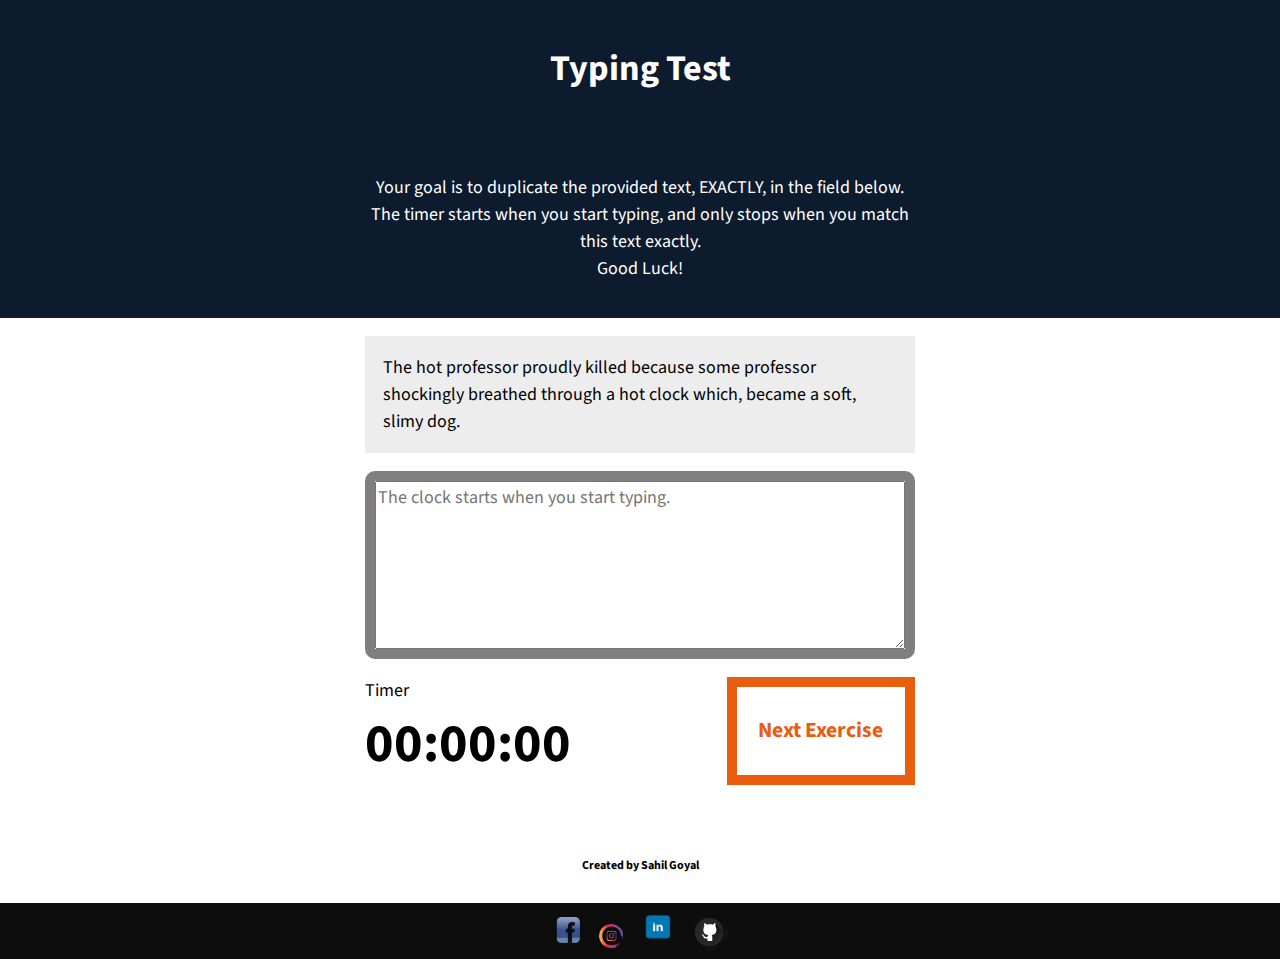
<file: index.html>
<!DOCTYPE html>
<html lang="en-US">

<head>
    <meta charset="UTF-8">
    <meta name="viewport" content="width=device-width, initial-scale=1">
    <title>Typing Speed Test</title>
    <script src="script.js" type="text/javascript" async></script>
    <link rel="stylesheet" href="//fonts.googleapis.com/css?family=Source+Sans+Pro:400,400i,700,700i,900,900i" type="text/css" media="all">
    <link rel="stylesheet" href="style.css">
</head>

<body>
    <header class="masthead">
            <h1>Typing Test</h1>
    </header>
    <main class="main">
        <article class="intro">
            <center>
            <p>Your goal is to duplicate the provided text, EXACTLY, in the field below. The timer starts when you start typing, and only stops when you match this text exactly.</p>
            <p>Good Luck!</p>
            </center>
        </article><!-- .intro -->
        <section class="test-area">
            <div id="origin-text">
                <p id ="text-gen"></p>
            </div><!-- #origin-text -->
            <div class="test-wrapper">
                <textarea id="test-area" name="textarea" rows="6" placeholder="The clock starts when you start typing."></textarea>
            </div><!-- .test-wrapper -->

            <div class="meta">
                <section id="clock">
                    <div>Timer</div>
                    <div class="timer">00:00:00</div>
                </section>

                <button id="reset" onclick="sentence()">Next Exercise</button>
            </div><!-- .meta -->
        </section><!-- .test-area -->
        <center>
        <h6 style = "color: black">Created by Sahil Goyal</h6></center>
    </main>
    <footer class ="footer-div">
        <center>
            <a href="https://www.facebook.com/Sahilgoyal12"><img src="images/fb.png" style="width:40px;height:40px;background-color:transparent;" /></a>&nbsp;
            <a href="http://www.instagram.com/sahilgoel_"><img src="images/insta.png" style="width:30px;height:30px;background-color:transparent; border-radius:10px;"/></a>&nbsp;
            <a href="https://www.linkedin.com/in/sahilgoyal12/"><img src="images/in.png" style="width:48px;height:48px;background-color:transparent; border-radius:10px;"/></a>&nbsp;
            <a href="https://github.com/sahil4129"><img src="images/git.png" style="width:38px;height:38px;background-color:transparent; border-radius:15px;"/></a>&nbsp;
        </center>
    </footer>
</body>

</html>
</file>
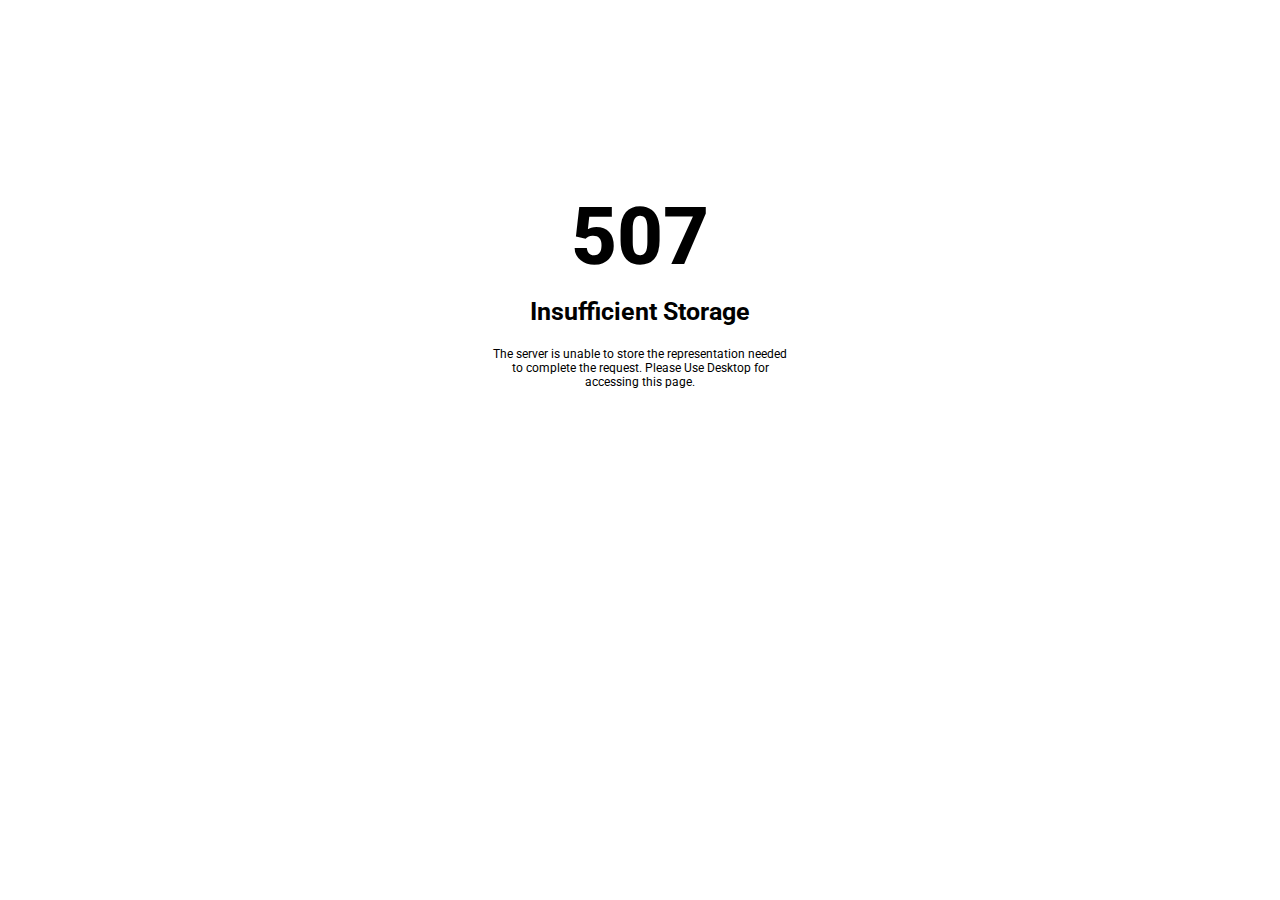
<file: error-page.html>
<html>
<head>
<title>Insufficient Storage 507</title>
<link href="https://fonts.googleapis.com/css?family=Roboto:700" rel="stylesheet">
<style>
h1{
font-size:80px;
font-weight:800;
text-align:center;
font-family: 'Roboto', sans-serif;
}
h2
{
font-size:25px;
text-align:center;
font-family: 'Roboto', sans-serif;
margin-top:-40px;
}
p{
text-align:center;
font-family: 'Roboto', sans-serif;
font-size:12px;
}

.container
{
width:300px;
margin: 0 auto;
margin-top:15%;
}
</style>
</head>
<body>
<div class="container">
<h1>507</h1>
<h2>Insufficient Storage</h2>
<p>The server is unable to store the representation needed to complete the request. Please Use Desktop for accessing this page.</p>
</div>
</body>
</html>
</file>
<file: style.css>
/*--------------------------------------------------------------
Typography
--------------------------------------------------------------*/

body,
button,
input,
select,
textarea {
	font-family: 'Source Sans Pro', 'Helvetica', Arial, sans-serif;
	font-size: 18px;
	line-height: 1.5;
}

h1,
h2,
h3,
h4,
h5,
h6 {
	clear: both;
}

p {
	margin-bottom: 1.5em;
}

b,
strong {
	font-weight: bold;
}

dfn,
cite,
em,
i {
	font-style: italic;
}

blockquote {
	margin: 0 1.5em;
}

address {
	margin: 0 0 1.5em;
}

pre {
	background: #eee;
	font-family: "Courier 10 Pitch", Courier, monospace;
	font-size: 15px;
	font-size: 1.5rem;
	line-height: 1.6;
	margin-bottom: 1.6em;
	max-width: 100%;
	overflow: auto;
	padding: 1.6em;
}

code,
kbd,
tt,
var {
	font: 15px Monaco, Consolas, "Andale Mono", "DejaVu Sans Mono", monospace;
}

abbr,
acronym {
	border-bottom: 1px dotted #666;
	cursor: help;
}

mark,
ins {
	background: #fff9c0;
	text-decoration: none;
}

sup,
sub {
	font-size: 75%;
	height: 0;
	line-height: 0;
	position: relative;
	vertical-align: baseline;
}

sup {
	bottom: 1ex;
}

sub {
	top: .5ex;
}

small {
	font-size: 75%;
}

big {
	font-size: 125%;
}

/*--------------------------------------------------------------
Layout
--------------------------------------------------------------*/
body {
    margin: 0;
    padding: 0;
}

.masthead {
    padding: 1em 2em;
    background-color: #0D1B2E;
    color: white;
}

.masthead h1 {
    text-align: center;
}

.intro {
    padding: 2em 2em;
    color: #ffffff;
    background: #0D1B2E;
}


.intro p,
.test-area {
    margin: 0 auto;
    max-width: 550px;
}

.test-area {
    margin-bottom: 4em;
    padding: 0 2em;
}

.test-wrapper {
    border: 10px solid grey;
    border-radius: 10px;
}

#origin-text {
    margin: 1em 0;
    padding: 1em 1em 0;
    background-color: #ededed;
    -moz-user-select: none;  
-webkit-user-select: none;  
-ms-user-select: none;  
-o-user-select: none;  
user-select: none;
}

#origin-text p {
    margin: 0;
    padding-bottom: 1em;
}

.test-wrapper {
    height: 200%;
    display: flex;
}

.test-wrapper textarea {
    flex: 1;
}

.meta {
    margin-top: 1em;
    display: flex;
    justify-content: space-between;
    flex-wrap: wrap;
}

.timer {
    font-size: 3em;
    font-weight: bold;
}

#reset {
    padding: .5em 1em;
    font-size: 1.2em;
    font-weight: bold;
    color: #E95D0F;
    background: white ;
    border: 10px solid #E95D0F;
}

#reset:hover {
    color: white;
    background-color: #E95D0F;
}

.footer-div{
    background-color: #0e0d0d;
}
</file>
